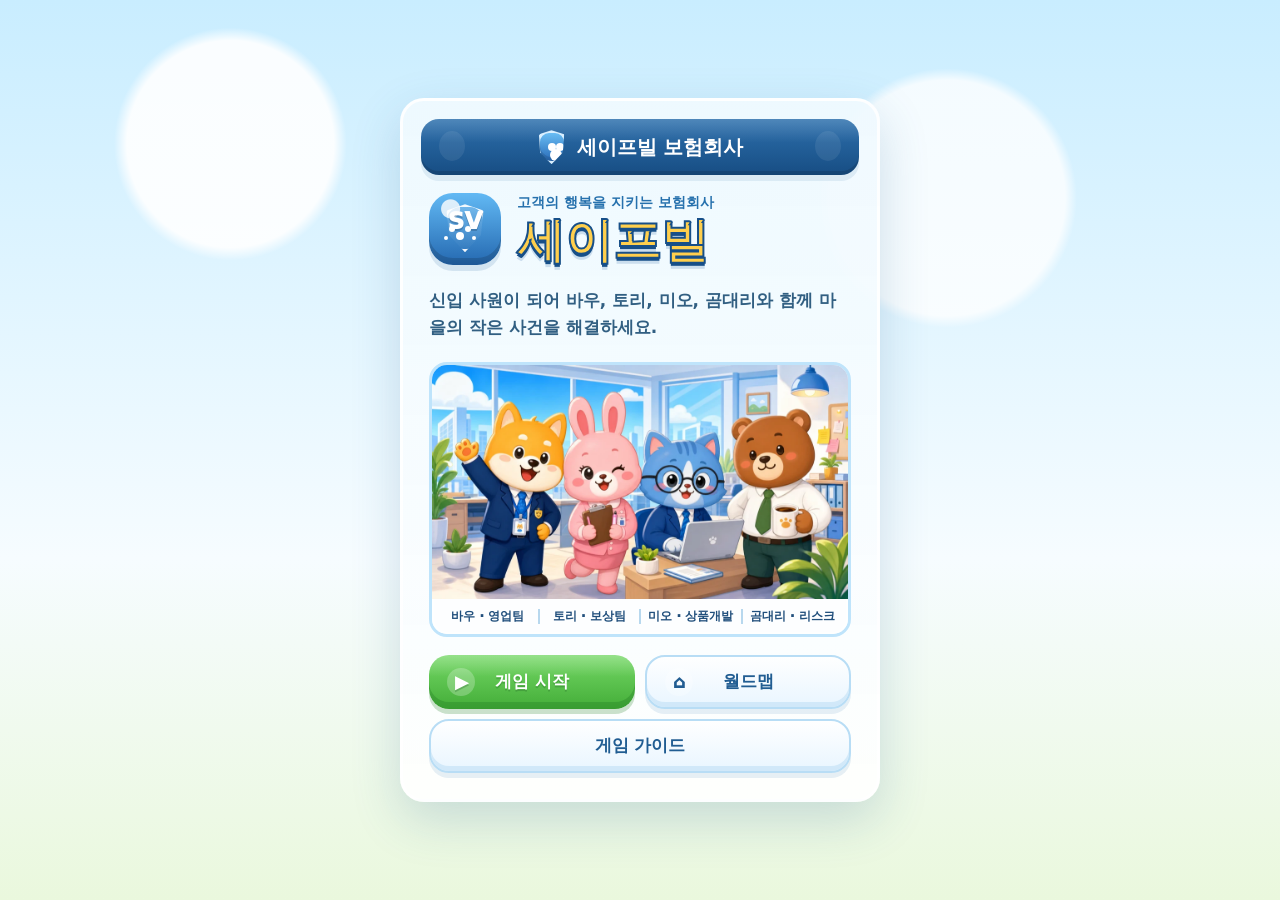
<file: index.html>
<!doctype html>
<html lang="ko">
  <head>
    <meta charset="UTF-8" />
    <meta name="viewport" content="width=device-width, initial-scale=1, viewport-fit=cover" />
    <meta name="theme-color" content="#55acee" />
    <meta name="description" content="세이프빌: 고객의 행복을 지키는 보험 히어로 매치 퍼즐" />
    <title>세이프빌 | SafeVille</title>
    <link rel="manifest" href="./assets/manifest-CzDFAP_K.webmanifest" />
    <script type="module" crossorigin src="./assets/main-BbgV6_gE.js"></script>
    <link rel="stylesheet" crossorigin href="./assets/main-DjECyGyr.css">
  </head>
  <body>
    <div id="app">
      <canvas id="game" aria-label="세이프빌 3매치 퍼즐 게임"></canvas>
      <div id="overlay" class="overlay">
        <section class="panel start-panel">
          <div class="brand-ribbon">
            <span class="ribbon-shield"></span>
            <span>세이프빌 보험회사</span>
          </div>
          <div class="brand-row">
            <div class="badge-logo"><span>SV</span></div>
            <div>
              <p class="eyebrow">고객의 행복을 지키는 보험회사</p>
              <h1>세이프빌</h1>
            </div>
          </div>
          <p class="story">
            신입 사원이 되어 바우, 토리, 미오, 곰대리와 함께 마을의 작은 사건을 해결하세요.
          </p>
          <figure class="hero-illustration" aria-label="바우, 토리, 미오, 곰대리 캐릭터 일러스트">
            <img src="./assets/start-hero-BDKQqBDC.webp" alt="세이프빌 동료 캐릭터 일러스트" />
            <figcaption>
              <span>바우 · 영업팀</span>
              <span>토리 · 보상팀</span>
              <span>미오 · 상품개발</span>
              <span>곰대리 · 리스크</span>
            </figcaption>
          </figure>
          <div class="start-actions">
            <button id="startButton" class="primary">게임 시작</button>
            <button id="mapButton" class="secondary">월드맵</button>
            <a class="guide-button" href="./guide.html">게임 가이드</a>
          </div>
        </section>
      </div>
    </div>
  </body>
</html>
</file>
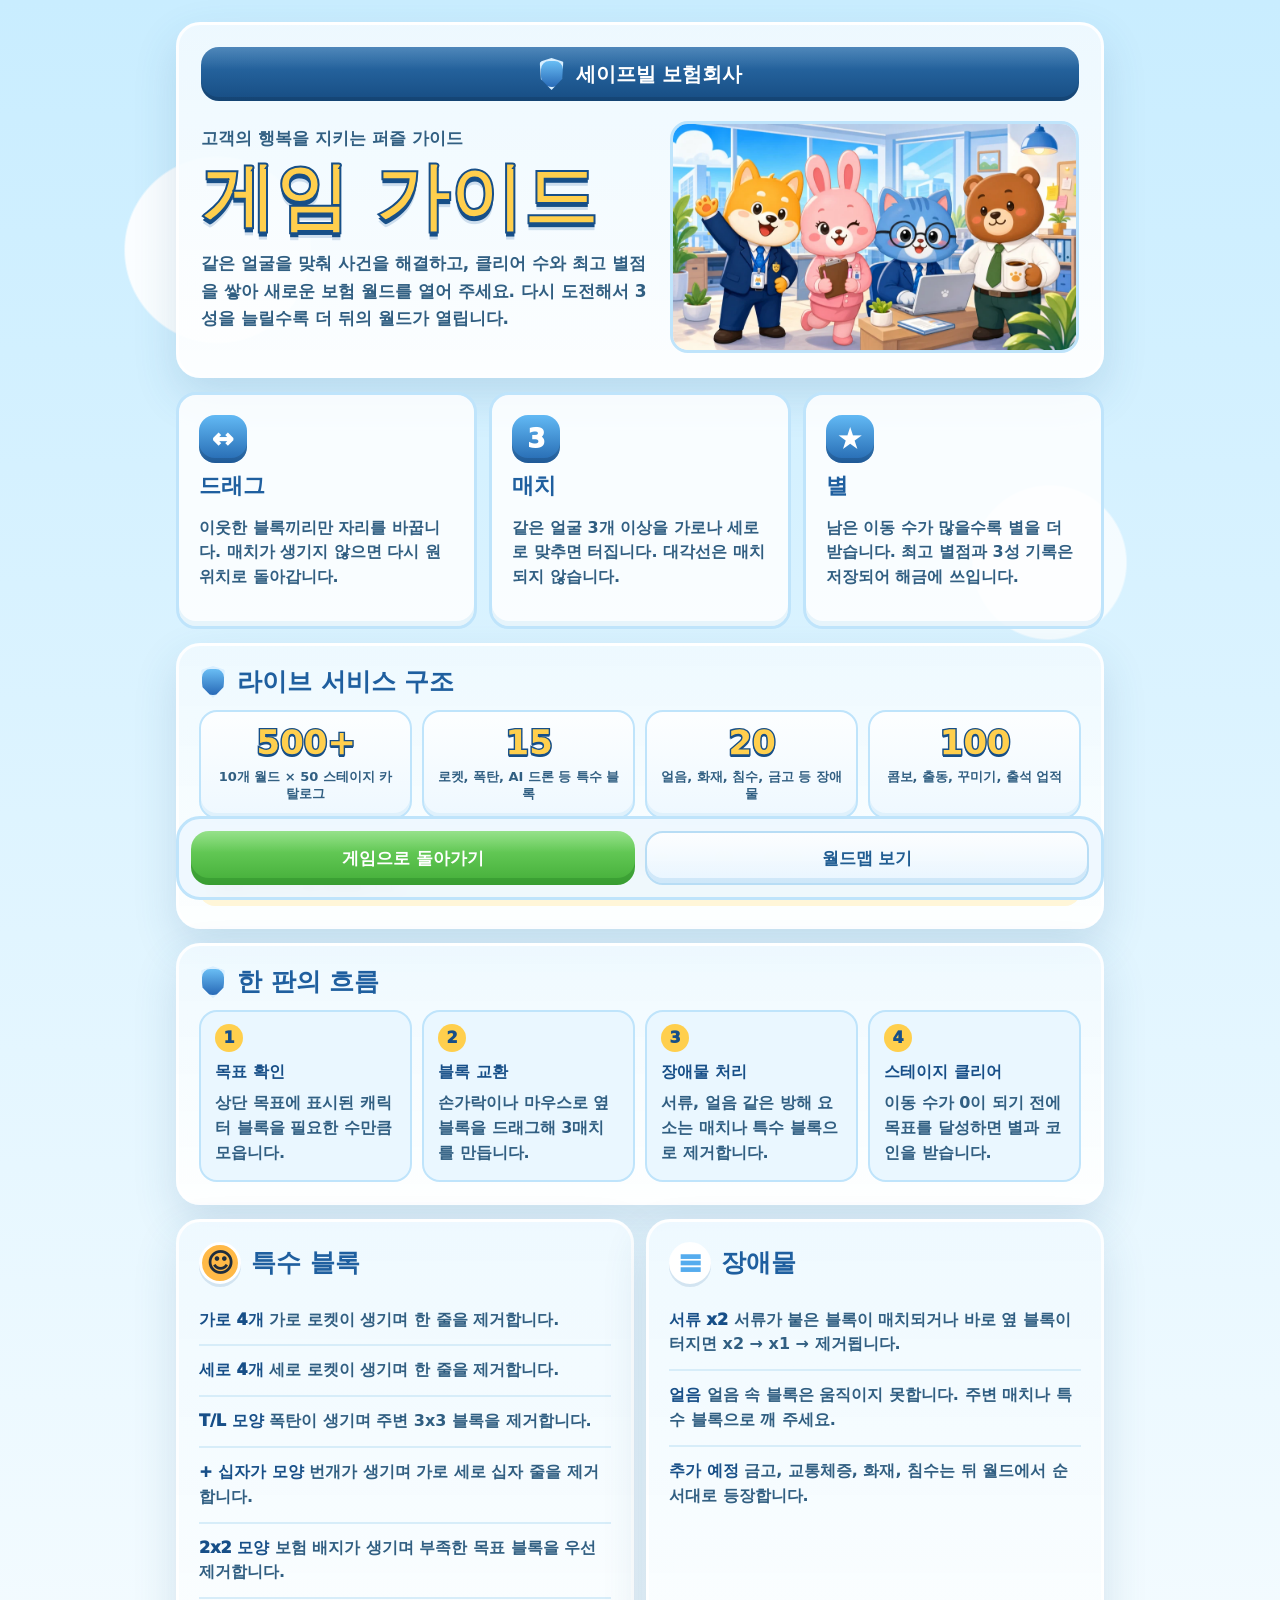
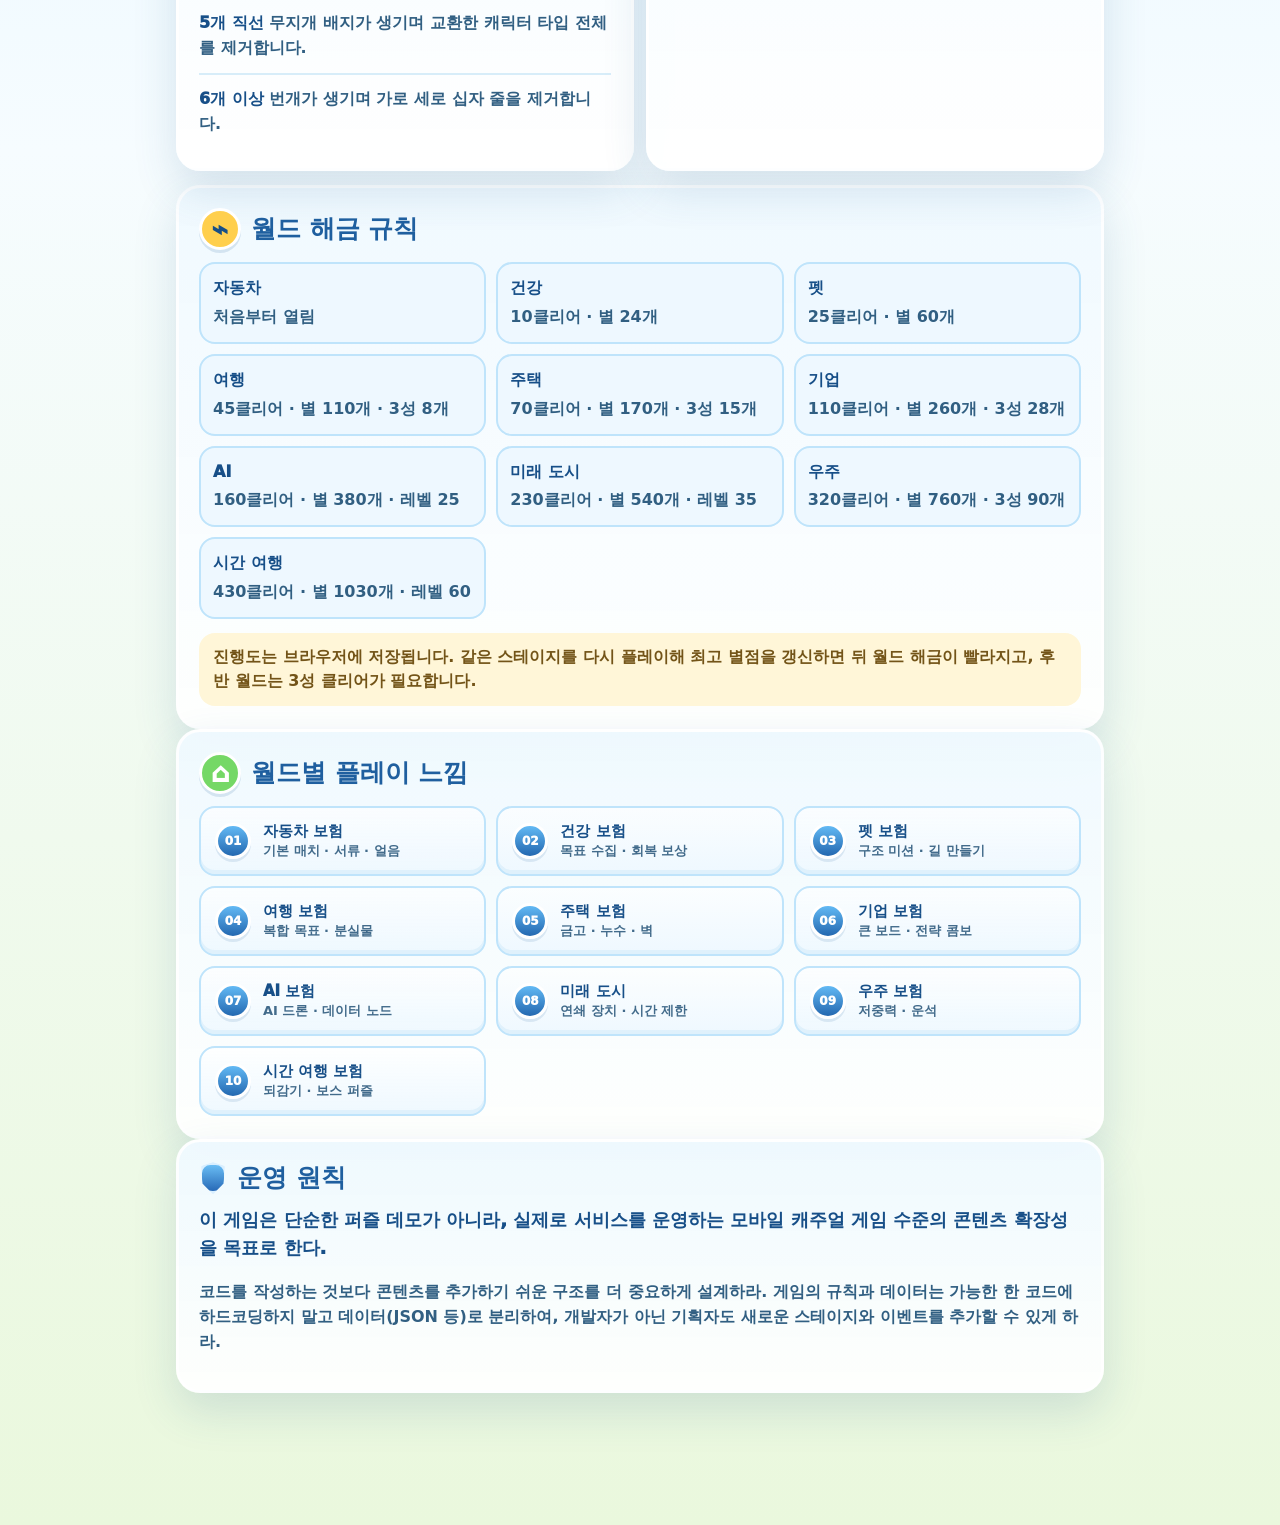
<file: guide.html>
<!doctype html>
<html lang="ko">
  <head>
    <meta charset="UTF-8" />
    <meta name="viewport" content="width=device-width, initial-scale=1, viewport-fit=cover" />
    <meta name="theme-color" content="#55acee" />
    <meta name="description" content="세이프빌 게임 규칙, 장애물, 월드 해금 가이드" />
    <title>세이프빌 게임 가이드</title>
    <link rel="stylesheet" crossorigin href="./assets/guide-BN2jWpll.css">
  </head>
  <body>
    <main class="guide-shell">
      <section class="guide-hero">
        <div class="brand-ribbon">
          <span class="ribbon-shield"></span>
          <span>세이프빌 보험회사</span>
        </div>
        <div class="hero-copy">
          <div>
            <p class="eyebrow">고객의 행복을 지키는 퍼즐 가이드</p>
            <h1>게임 가이드</h1>
            <p>
              같은 얼굴을 맞춰 사건을 해결하고, 클리어 수와 최고 별점을 쌓아 새로운 보험 월드를 열어 주세요.
              다시 도전해서 3성을 늘릴수록 더 뒤의 월드가 열립니다.
            </p>
          </div>
          <img src="./assets/start-hero-BDKQqBDC.webp" alt="세이프빌 동료 캐릭터" />
        </div>
      </section>

      <section class="quick-rules">
        <article>
          <span class="rule-icon">↔</span>
          <h2>드래그</h2>
          <p>이웃한 블록끼리만 자리를 바꿉니다. 매치가 생기지 않으면 다시 원위치로 돌아갑니다.</p>
        </article>
        <article>
          <span class="rule-icon">3</span>
          <h2>매치</h2>
          <p>같은 얼굴 3개 이상을 가로나 세로로 맞추면 터집니다. 대각선은 매치되지 않습니다.</p>
        </article>
        <article>
          <span class="rule-icon">★</span>
          <h2>별</h2>
          <p>남은 이동 수가 많을수록 별을 더 받습니다. 최고 별점과 3성 기록은 저장되어 해금에 쓰입니다.</p>
        </article>
      </section>

      <section class="guide-card live-card">
        <div class="section-title">
          <span class="shield-mini"></span>
          <h2>라이브 서비스 구조</h2>
        </div>
        <div class="live-stats">
          <div><strong>500+</strong><span>10개 월드 × 50 스테이지 카탈로그</span></div>
          <div><strong>15</strong><span>로켓, 폭탄, AI 드론 등 특수 블록</span></div>
          <div><strong>20</strong><span>얼음, 화재, 침수, 금고 등 장애물</span></div>
          <div><strong>100</strong><span>콤보, 출동, 꾸미기, 출석 업적</span></div>
        </div>
        <p class="note">
          목표는 20~50시간 이상 플레이 가능한 장기 구조입니다. 스테이지, 월드, 장애물,
          캐릭터, 이벤트는 JSON 데이터로 확장하도록 설계했습니다.
        </p>
      </section>

      <section class="guide-card">
        <div class="section-title">
          <span class="shield-mini"></span>
          <h2>한 판의 흐름</h2>
        </div>
        <ol class="steps">
          <li><strong>목표 확인</strong><span>상단 목표에 표시된 캐릭터 블록을 필요한 수만큼 모읍니다.</span></li>
          <li><strong>블록 교환</strong><span>손가락이나 마우스로 옆 블록을 드래그해 3매치를 만듭니다.</span></li>
          <li><strong>장애물 처리</strong><span>서류, 얼음 같은 방해 요소는 매치나 특수 블록으로 제거합니다.</span></li>
          <li><strong>스테이지 클리어</strong><span>이동 수가 0이 되기 전에 목표를 달성하면 별과 코인을 받습니다.</span></li>
        </ol>
      </section>

      <section class="guide-grid">
        <article class="guide-card">
          <div class="section-title">
            <span class="face dog"></span>
            <h2>특수 블록</h2>
          </div>
          <div class="list">
            <p><strong>가로 4개</strong> 가로 로켓이 생기며 한 줄을 제거합니다.</p>
            <p><strong>세로 4개</strong> 세로 로켓이 생기며 한 줄을 제거합니다.</p>
            <p><strong>T/L 모양</strong> 폭탄이 생기며 주변 3x3 블록을 제거합니다.</p>
            <p><strong>+ 십자가 모양</strong> 번개가 생기며 가로 세로 십자 줄을 제거합니다.</p>
            <p><strong>2x2 모양</strong> 보험 배지가 생기며 부족한 목표 블록을 우선 제거합니다.</p>
            <p><strong>5개 직선</strong> 무지개 배지가 생기며 교환한 캐릭터 타입 전체를 제거합니다.</p>
            <p><strong>6개 이상</strong> 번개가 생기며 가로 세로 십자 줄을 제거합니다.</p>
          </div>
        </article>

        <article class="guide-card">
          <div class="section-title">
            <span class="paper-icon"></span>
            <h2>장애물</h2>
          </div>
          <div class="list">
            <p><strong>서류 x2</strong> 서류가 붙은 블록이 매치되거나 바로 옆 블록이 터지면 x2 → x1 → 제거됩니다.</p>
            <p><strong>얼음</strong> 얼음 속 블록은 움직이지 못합니다. 주변 매치나 특수 블록으로 깨 주세요.</p>
            <p><strong>추가 예정</strong> 금고, 교통체증, 화재, 침수는 뒤 월드에서 순서대로 등장합니다.</p>
          </div>
        </article>
      </section>

      <section class="guide-card">
        <div class="section-title">
          <span class="lock-icon"></span>
          <h2>월드 해금 규칙</h2>
        </div>
        <div class="unlock-track">
          <div><b>자동차</b><span>처음부터 열림</span></div>
          <div><b>건강</b><span>10클리어 · 별 24개</span></div>
          <div><b>펫</b><span>25클리어 · 별 60개</span></div>
          <div><b>여행</b><span>45클리어 · 별 110개 · 3성 8개</span></div>
          <div><b>주택</b><span>70클리어 · 별 170개 · 3성 15개</span></div>
          <div><b>기업</b><span>110클리어 · 별 260개 · 3성 28개</span></div>
          <div><b>AI</b><span>160클리어 · 별 380개 · 레벨 25</span></div>
          <div><b>미래 도시</b><span>230클리어 · 별 540개 · 레벨 35</span></div>
          <div><b>우주</b><span>320클리어 · 별 760개 · 3성 90개</span></div>
          <div><b>시간 여행</b><span>430클리어 · 별 1030개 · 레벨 60</span></div>
        </div>
        <p class="note">
          진행도는 브라우저에 저장됩니다. 같은 스테이지를 다시 플레이해 최고 별점을 갱신하면
          뒤 월드 해금이 빨라지고, 후반 월드는 3성 클리어가 필요합니다.
        </p>
      </section>

      <section class="guide-card">
        <div class="section-title">
          <span class="map-icon"></span>
          <h2>월드별 플레이 느낌</h2>
        </div>
        <div class="world-table">
          <div><i>01</i><strong>자동차 보험</strong><span>기본 매치 · 서류 · 얼음</span></div>
          <div><i>02</i><strong>건강 보험</strong><span>목표 수집 · 회복 보상</span></div>
          <div><i>03</i><strong>펫 보험</strong><span>구조 미션 · 길 만들기</span></div>
          <div><i>04</i><strong>여행 보험</strong><span>복합 목표 · 분실물</span></div>
          <div><i>05</i><strong>주택 보험</strong><span>금고 · 누수 · 벽</span></div>
          <div><i>06</i><strong>기업 보험</strong><span>큰 보드 · 전략 콤보</span></div>
          <div><i>07</i><strong>AI 보험</strong><span>AI 드론 · 데이터 노드</span></div>
          <div><i>08</i><strong>미래 도시</strong><span>연쇄 장치 · 시간 제한</span></div>
          <div><i>09</i><strong>우주 보험</strong><span>저중력 · 운석</span></div>
          <div><i>10</i><strong>시간 여행 보험</strong><span>되감기 · 보스 퍼즐</span></div>
        </div>
      </section>

      <section class="guide-card">
        <div class="section-title">
          <span class="shield-mini"></span>
          <h2>운영 원칙</h2>
        </div>
        <p class="service-goal">
          이 게임은 단순한 퍼즐 데모가 아니라, 실제로 서비스를 운영하는 모바일 캐주얼 게임 수준의 콘텐츠 확장성을 목표로 한다.
        </p>
        <p>
          코드를 작성하는 것보다 콘텐츠를 추가하기 쉬운 구조를 더 중요하게 설계하라. 게임의 규칙과 데이터는 가능한 한 코드에 하드코딩하지 말고 데이터(JSON 등)로 분리하여, 개발자가 아닌 기획자도 새로운 스테이지와 이벤트를 추가할 수 있게 하라.
        </p>
      </section>

      <nav class="guide-actions" aria-label="가이드 이동">
        <a class="primary-link" href="./index.html">게임으로 돌아가기</a>
        <a class="secondary-link" href="./index.html#map">월드맵 보기</a>
      </nav>
    </main>
  </body>
</html>
</file>
<file: assets/main-DjECyGyr.css>
:root{color-scheme:light;font-family:system-ui,-apple-system,BlinkMacSystemFont,Segoe UI,sans-serif;background:#d9f2ff;color:#204766}*{box-sizing:border-box;-webkit-tap-highlight-color:transparent}html,body,#app{width:100%;height:100%;margin:0;overflow:hidden}body{touch-action:none;-webkit-user-select:none;user-select:none}canvas{display:block;width:100vw;height:100vh}.overlay{position:fixed;top:0;right:0;bottom:0;left:0;display:grid;place-items:center;padding:18px;overflow-y:auto;overscroll-behavior:contain;touch-action:pan-y;background:radial-gradient(circle at 18% 16%,rgba(255,255,255,.9) 0 8%,transparent 9%),radial-gradient(circle at 74% 22%,rgba(255,255,255,.78) 0 10%,transparent 11%),linear-gradient(180deg,#c9edff,#f6fcff 62%,#eaf8dd)}.start-panel{margin:auto 0}.hidden{display:none}.panel{width:min(480px,100%);border:3px solid rgba(255,255,255,.86);border-radius:24px;padding:26px;background:linear-gradient(180deg,#eff9fff0,#ffffffe6);box-shadow:0 18px 50px #2a669033}.brand-ribbon{position:relative;display:flex;align-items:center;justify-content:center;gap:10px;margin:-8px -8px 18px;min-height:56px;padding:10px 18px;border-radius:18px;background:linear-gradient(180deg,rgba(255,255,255,.16),transparent 42%),linear-gradient(180deg,#2d70ad,#174d83);color:#fff;text-align:center;font-size:20px;font-weight:950;box-shadow:inset 0 -4px #0000001f,0 6px #1f5f9f1a}.brand-ribbon:before,.brand-ribbon:after{content:"";position:absolute;top:12px;width:26px;height:30px;border-radius:50%;background:#ffffff14}.brand-ribbon:before{left:18px}.brand-ribbon:after{right:18px}.ribbon-shield{position:relative;width:30px;height:34px;flex:0 0 auto;border:3px solid #d9efff;border-radius:12px 12px 15px 15px;background:linear-gradient(180deg,#69bdf4,#286ab7);clip-path:polygon(50% 0,92% 12%,88% 66%,50% 100%,12% 66%,8% 12%);box-shadow:inset 0 -4px #0000001f}.ribbon-shield:before{content:"";position:absolute;left:8px;top:10px;width:8px;height:8px;border-radius:999px;background:#fff;box-shadow:8px 0 #fff,4px 8px 0 2px #fff}.brand-row{display:flex;gap:16px;align-items:center}.badge-logo{position:relative;width:72px;height:72px;flex:0 0 auto;border-radius:24px;background:radial-gradient(circle at 30% 22%,rgba(255,255,255,.8) 0 9px,transparent 10px),linear-gradient(180deg,#62b9f4,#2468b0);color:#fff;font-size:23px;font-weight:950;box-shadow:inset 0 -7px #00000026,0 6px #1f5f9f24;overflow:hidden}.badge-logo:before{content:"";position:absolute;top:11px;right:15px;bottom:13px;left:15px;border:3px solid rgba(255,255,255,.92);border-radius:16px 16px 20px 20px;clip-path:polygon(50% 0,94% 13%,88% 64%,50% 100%,12% 64%,6% 13%);background:linear-gradient(180deg,#ffffff29,#ffffff05)}.badge-logo:after{content:"";position:absolute;left:27px;top:39px;width:8px;height:8px;border-radius:999px;background:#fff;box-shadow:-8px -7px 0 -1px #fff,8px -7px 0 -1px #fff,-14px 2px 0 -2px #fff,14px 2px 0 -2px #fff}.badge-logo span{position:absolute;top:0;right:0;bottom:0;left:0;display:grid;place-items:center;transform:translateY(-8px);text-shadow:0 2px 0 rgba(31,73,112,.35)}.eyebrow{margin:0 0 4px;color:#2671ad;font-size:14px;font-weight:800}h1{margin:0;color:#ffcf4d;font-size:48px;line-height:1;letter-spacing:0;-webkit-text-stroke:2px #174f88;text-shadow:0 3px 0 #174f88,0 6px 0 rgba(31,95,159,.18)}.story{margin:22px 0;color:#315f82;font-size:17px;font-weight:700;line-height:1.55}.hero-illustration{margin:0 0 18px;overflow:hidden;border:3px solid #bfe4fb;border-radius:18px;background:#eaf7ff;box-shadow:inset 0 0 0 2px #ffffffb8}.hero-illustration img{display:block;width:100%;aspect-ratio:16 / 9;object-fit:cover;object-position:center 50%}.hero-illustration figcaption{display:flex;align-items:center;justify-content:space-around;gap:0;padding:10px 6px;background:#ffffffeb;color:#214f7c;font-size:12px;font-weight:950;text-align:center}.hero-illustration span{flex:1 1 0;padding:0 2px;line-height:1.25;white-space:nowrap}.hero-illustration span+span{border-left:2px solid #b8d8ee}.start-actions{display:grid;grid-template-columns:1fr 1fr;gap:10px}button{position:relative;min-height:54px;border:0;border-radius:20px;font:inherit;font-size:17px;font-weight:900;cursor:pointer;overflow:hidden}.guide-button{position:relative;display:grid;min-height:54px;place-items:center;grid-column:1 / -1;border:2px solid #b8ddf5;border-radius:20px;background:linear-gradient(180deg,#ffffffe0,#e8f5fff5);color:#215d92;font-size:17px;font-weight:900;text-decoration:none;box-shadow:inset 0 -5px #a0cfed59,0 5px #387eb21f}button:before{content:"";position:absolute;left:18px;top:50%;width:28px;height:28px;transform:translateY(-50%);border-radius:999px;background:#ffffff3d}button:after{position:absolute;left:26px;top:50%;transform:translateY(-50%);color:currentColor;font-size:17px;font-weight:950}button.primary:after{content:"▶"}button.secondary:after{content:"⌂"}.primary{background:linear-gradient(180deg,rgba(255,255,255,.24),transparent 40%),linear-gradient(180deg,#75d866,#43ad38);color:#fff;box-shadow:inset 0 -7px #25802661,0 5px #28842c3d;text-shadow:0 2px 0 rgba(36,105,39,.32)}.secondary{background:linear-gradient(180deg,#ffffffd1,#e8f5fff5);color:#215d92;border:2px solid #b8ddf5;box-shadow:inset 0 -5px #a0cfed59,0 5px #387eb21f}@media(max-width:420px){.overlay{align-items:start;padding:12px}.panel{padding:18px}h1{font-size:38px}.story{margin:16px 0;font-size:15px}.start-actions{grid-template-columns:1fr}.hero-illustration img{aspect-ratio:16 / 10}.hero-illustration figcaption{padding:8px 4px;font-size:clamp(8px,2.55vw,10px)}}
</file>
<file: assets/guide-BN2jWpll.css>
:root{color-scheme:light;font-family:system-ui,-apple-system,BlinkMacSystemFont,Segoe UI,sans-serif;background:#d9f2ff;color:#204766}*{box-sizing:border-box;-webkit-tap-highlight-color:transparent}body{margin:0;min-height:100vh;background:radial-gradient(circle at 17% 8%,rgba(255,255,255,.9) 0 92px,transparent 94px),radial-gradient(circle at 82% 18%,rgba(255,255,255,.74) 0 76px,transparent 78px),linear-gradient(180deg,#c9edff,#f6fcff 56%,#eaf8dd)}.guide-shell{width:min(960px,100%);margin:0 auto;padding:22px 16px 34px}.guide-hero,.guide-card{border:3px solid rgba(255,255,255,.86);border-radius:24px;background:linear-gradient(180deg,#eff9fff2,#ffffffeb);box-shadow:0 18px 44px #2a669029}.guide-hero{padding:22px}.brand-ribbon{display:flex;align-items:center;justify-content:center;gap:10px;min-height:54px;border-radius:18px;background:linear-gradient(180deg,rgba(255,255,255,.16),transparent 42%),linear-gradient(180deg,#2d70ad,#174d83);color:#fff;font-size:20px;font-weight:950;box-shadow:inset 0 -4px #0000001f}.ribbon-shield,.shield-mini{width:28px;height:32px;border:3px solid #d9efff;border-radius:12px 12px 15px 15px;background:linear-gradient(180deg,#69bdf4,#286ab7);clip-path:polygon(50% 0,92% 12%,88% 66%,50% 100%,12% 66%,8% 12%)}.hero-copy{display:grid;grid-template-columns:1.05fr .95fr;gap:18px;align-items:center;padding-top:20px}.eyebrow{margin:0 0 7px;color:#2671ad;font-size:15px;font-weight:900}h1{margin:0;color:#ffcf4d;font-size:clamp(42px,8vw,74px);line-height:1;letter-spacing:0;-webkit-text-stroke:2px #174f88;text-shadow:0 4px 0 #174f88,0 7px 0 rgba(31,95,159,.18)}.hero-copy p{color:#315f82;font-size:17px;font-weight:800;line-height:1.6}.hero-copy img{width:100%;border:3px solid #bfe4fb;border-radius:18px;background:#eaf7ff;box-shadow:inset 0 0 0 2px #ffffffb8}.quick-rules,.guide-grid{display:grid;grid-template-columns:repeat(3,1fr);gap:12px;margin:14px 0}.guide-grid{grid-template-columns:repeat(2,1fr)}.quick-rules article,.guide-card{padding:20px}.quick-rules article{border:3px solid #bfe4fb;border-radius:20px;background:#ffffffdb;box-shadow:inset 0 -5px #a0cfed38}.rule-icon{display:grid;width:48px;height:48px;place-items:center;border-radius:16px;background:linear-gradient(180deg,#62b9f4,#2468b0);color:#fff;font-size:26px;font-weight:950;box-shadow:inset 0 -5px #00000024}h2{margin:10px 0 8px;color:#1f5f9f;font-size:22px;line-height:1.2}p,li,.world-table div,.unlock-track div{color:#315f82;font-size:16px;font-weight:750;line-height:1.55}.section-title{display:flex;align-items:center;gap:10px;margin-bottom:12px}.section-title h2{margin:0;font-size:25px}.steps{display:grid;grid-template-columns:repeat(4,1fr);gap:10px;margin:0;padding:0;list-style:none;counter-reset:step}.steps li{position:relative;min-height:126px;padding:48px 14px 14px;border-radius:18px;background:#eaf7ff;border:2px solid #bfe4fb}.steps li:before{counter-increment:step;content:counter(step);position:absolute;left:14px;top:12px;display:grid;width:28px;height:28px;place-items:center;border-radius:999px;background:#ffcf4d;color:#174f88;font-weight:950}.steps strong,.list strong,.world-table strong,.unlock-track b{color:#174f88;font-weight:950}.steps span{display:block;margin-top:6px}.list p{margin:0;padding:12px 0;border-top:2px solid #d7edf9}.list p:first-child{border-top:0}.face,.paper-icon,.lock-icon,.map-icon{display:inline-grid;width:42px;height:42px;place-items:center;border-radius:999px;border:3px solid #fff;box-shadow:0 3px #1f5f9f24}.face.dog{background:#ffb947}.face.dog:before{content:"☺";color:#1f2d3d;font-size:26px;font-weight:950}.paper-icon{background:#fff}.paper-icon:before{content:"≡";color:#55acee;font-size:30px;font-weight:950}.lock-icon{background:#ffcf4d}.lock-icon:before{content:"⌁";color:#174f88;font-size:28px;font-weight:950}.map-icon{background:#75d866}.map-icon:before{content:"⌂";color:#fff;font-size:26px;font-weight:950}.unlock-track{display:grid;grid-template-columns:repeat(3,1fr);gap:10px}.unlock-track div{min-height:74px;padding:12px;border:2px solid #bfe4fb;border-radius:16px;background:#eef8ff}.unlock-track span,.world-table span{display:block;margin-top:4px}.note{margin:14px 0 0;padding:12px 14px;border-radius:16px;background:#fff6d8;color:#735418}.live-card{margin-bottom:14px}.live-stats{display:grid;grid-template-columns:repeat(4,1fr);gap:10px}.live-stats div{min-height:98px;padding:14px 12px;border:2px solid #bfe4fb;border-radius:18px;background:linear-gradient(180deg,#ffffffd1,#eef8fff5);text-align:center;box-shadow:inset 0 -4px #a0cfed33}.live-stats strong{display:block;color:#ffcf4d;font-size:34px;font-weight:950;line-height:1;-webkit-text-stroke:1.4px #174f88;text-shadow:0 2px 0 #174f88}.live-stats span{display:block;margin-top:9px;color:#315f82;font-size:13px;font-weight:850;line-height:1.3}.service-goal{margin-top:0;color:#174f88;font-size:18px;font-weight:950}.world-table{display:grid;grid-template-columns:repeat(3,1fr);gap:10px}.world-table div{position:relative;display:grid;grid-template-columns:38px 1fr;column-gap:10px;align-items:center;min-height:70px;padding:12px 14px;border:2px solid #bfe4fb;border-radius:16px;background:linear-gradient(180deg,#ffffff9e,#eef8fff5);box-shadow:inset 0 -4px #a0cfed33}.world-table i{display:grid;grid-row:1 / span 2;width:36px;height:36px;place-items:center;border:3px solid #ffffff;border-radius:999px;background:linear-gradient(180deg,#62b9f4,#2468b0);color:#fff;font-size:12px;font-style:normal;font-weight:950;box-shadow:0 3px #1f5f9f1f}.world-table strong{align-self:end;font-size:15px;line-height:1.15}.world-table span{align-self:start;margin-top:3px;color:#426b8b;font-size:13px;font-weight:850;line-height:1.25}.guide-actions{position:sticky;bottom:0;display:grid;grid-template-columns:1fr 1fr;gap:10px;margin-top:14px;padding:12px;border:3px solid #bfe4fb;border-radius:24px;background:#eef8ffeb;-webkit-backdrop-filter:blur(8px);backdrop-filter:blur(8px)}.primary-link,.secondary-link,.guide-button{display:grid;min-height:54px;place-items:center;border-radius:18px;font-size:17px;font-weight:950;text-decoration:none}.primary-link{background:linear-gradient(180deg,rgba(255,255,255,.24),transparent 40%),linear-gradient(180deg,#75d866,#43ad38);color:#fff;box-shadow:inset 0 -7px #25802661}.secondary-link,.guide-button{border:2px solid #b8ddf5;background:linear-gradient(180deg,#ffffffe0,#e8f5fff5);color:#215d92;box-shadow:inset 0 -5px #a0cfed59}@media(max-width:720px){.hero-copy,.quick-rules,.guide-grid,.steps,.unlock-track,.live-stats{grid-template-columns:1fr}.world-table{grid-template-columns:1fr 1fr;gap:8px}.guide-shell{padding:14px 10px 26px}.guide-hero,.guide-card{border-radius:20px;padding:16px}.section-title h2{font-size:23px}.note{font-size:14px;line-height:1.45}.world-table div{grid-template-columns:32px 1fr;min-height:62px;padding:10px;column-gap:8px;border-radius:14px}.world-table i{width:30px;height:30px;font-size:10px;border-width:2px}.world-table strong{font-size:14px}.world-table span{font-size:12px}.guide-actions{grid-template-columns:1fr}}@media(max-width:390px){.world-table{grid-template-columns:1fr}}
</file>
